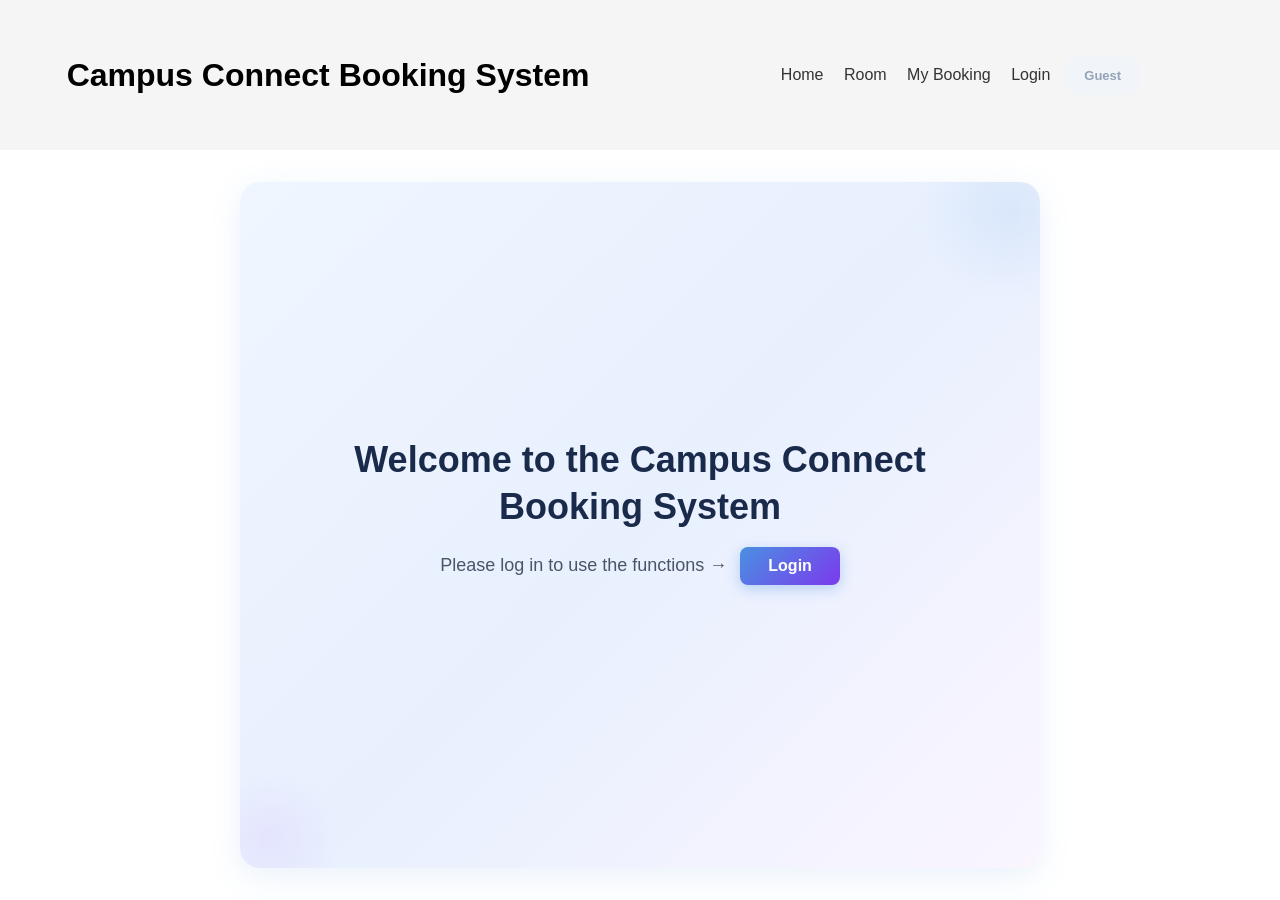
<file: index.html>
<!DOCTYPE html>
<html lang="zh-CN">
    <head>
        <meta charset="UTF-8">
        <title>Campus Connect Booking System</title>
        <link rel="stylesheet" href="style.css">
        <link rel="stylesheet" href="css/index.css">
    </head>
    <body>
        <div id="top_title">
            <div id="top_title_left" class="top_title_left_class">
                <header>
                    <h1>Campus Connect Booking System</h1>
                </header>
            </div>
            <div id="top_title_right" class="top_title_right_class">
                <nav>
                    <a href="index.html">Home</a> <a href="Room.html">Room</a> <a href="My_Booking.html">My Booking</a> <a href="Pending_review_application.html" class="teacher-link" style="display:none">Pending Review</a> <a href="Login.html">Login</a>
                </nav>
                <span id="user_display" class="user-display"></span>
            </div>
        </div>
        <div id="main_mid_page">
            <h1> Welcome to the Campus Connect Booking System </h1>
            <h2>Please log in to use the functions → <a href="Login.html">Login</a></h2>
        </div>
        <script src="JavaScript/log.js"></script>
    </body>
</html>
</file>
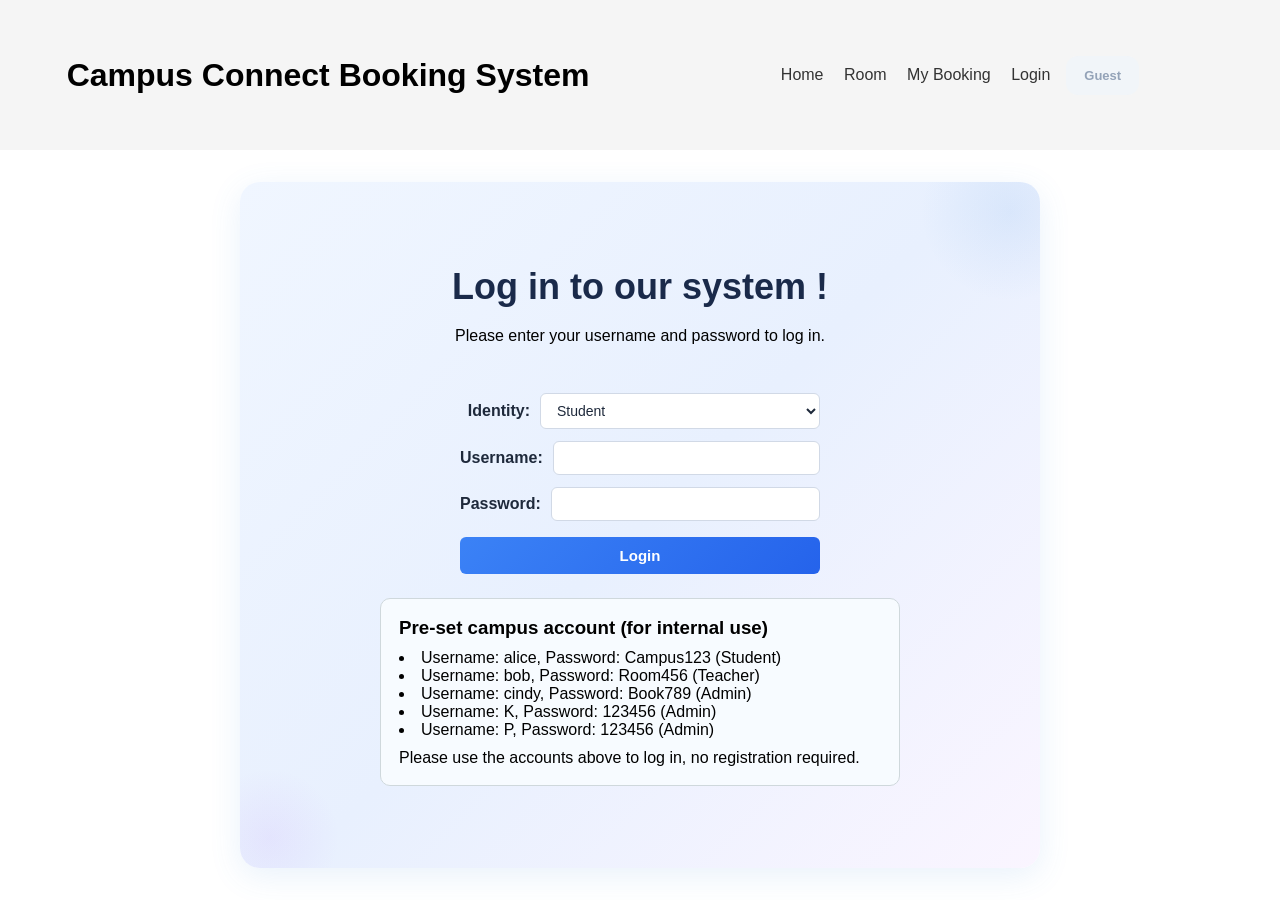
<file: Login.html>
<!DOCTYPE html>
<html lang="zh-CN">
    <head>
        <meta charset="UTF-8">
        <title>Campus Connect Booking System</title>
        <link rel="stylesheet" href="style.css">
        <link rel="stylesheet" href="css/Login.css">
    </head>
    <body>
        <div id="top_title">
            <div id="top_title_left" class="top_title_left_class">
                <header>
                    <h1>Campus Connect Booking System</h1>
                </header>
            </div>
            <div id="top_title_right" class="top_title_right_class">
                <nav>
                    <a href="index.html">Home</a> <a href="Room.html">Room</a> <a href="My_Booking.html">My Booking</a> <a href="Pending_review_application.html" class="teacher-link" style="display:none">Pending Review</a> <a href="Login.html">Login</a>
                </nav>
                <span id="user_display" class="user-display"></span>
            </div>
        </div>
        <div id="main_mid_page">
            <h1> Log in to our system ! </h1>
            <p> Please enter your username and password to log in. </p>
            <div id="login_message" class="login-message"></div>
            <form id="login_form">
                <div class="form-row">
                    <label for="role-select">Identity:</label>
                    <select id="role-select">
                        <option value="Student">Student</option>
                        <option value="Teacher">Teacher</option>
                    </select>
                </div>
                <div class="form-row">
                    <label for="username">Username:</label>
                    <input type="text" id="username" name="username" required>
                </div>
                <div class="form-row">
                    <label for="password">Password:</label>
                    <input type="password" id="password" name="password" required>
                </div>
                <button type="submit">Login</button>
            </form>
            <div id="account_info" class="account-info">
                <h3>Pre-set campus account (for internal use)</h3>
                <ul>
                    <li>Username: alice, Password: Campus123 (Student)</li>
                    <li>Username: bob, Password: Room456 (Teacher)</li>
                    <li>Username: cindy, Password: Book789 (Admin)</li>
                    <li>Username: K, Password: 123456 (Admin)</li>
                    <li>Username: P, Password: 123456 (Admin)</li>
                </ul>
                <p>Please use the accounts above to log in, no registration required.</p>
            </div>
        </div>
    <script src="JavaScript/Login.js"></script>
    <script src="JavaScript/log.js"></script>
</body>
</html>
</file>
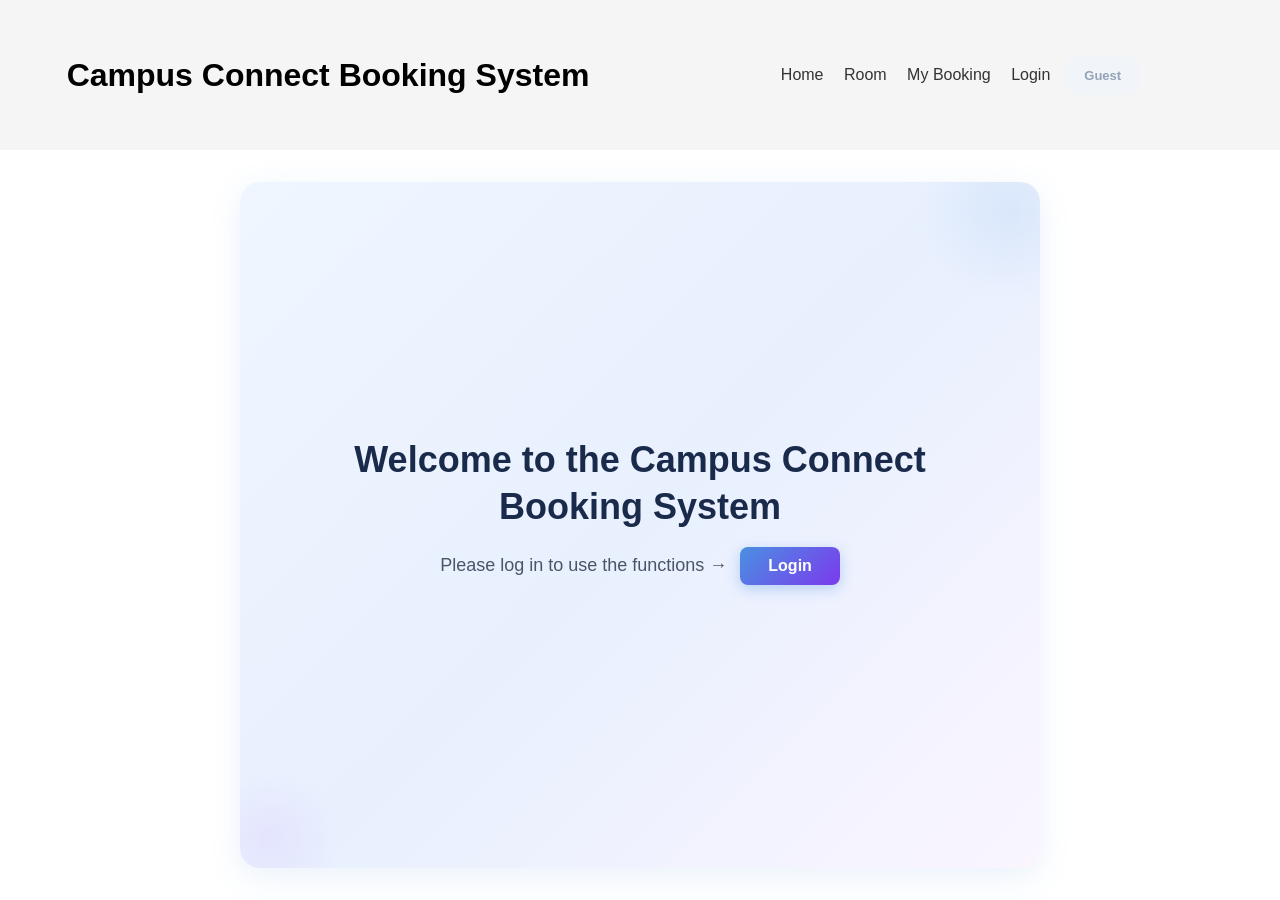
<file: Logout.html>
<!DOCTYPE html>
<html lang="zh-CN">
    <head>
        <meta charset="UTF-8">
        <title>Campus Connect Booking System</title>
        <link rel="stylesheet" href="style.css">
    </head>
    <body>
        <div id="top_title">
            <div id="top_title_left" class="top_title_left_class">
                <header>
                    <h1>Campus Connect Booking System</h1>
                </header>
            </div>
            <div id="top_title_right" class="top_title_right_class">
                <nav>
                    <a href="index.html">Home</a> <a href="Room.html">Room</a> <a href="My_Booking.html">My Booking</a> <a href="Pending_review_application.html" class="teacher-link" style="display:none">Pending Review</a> <a href="Login.html">Login</a>
                </nav>
                <span id="user_display" class="user-display"></span>
            </div>
        </div>
        <div id="main_mid_page">
            <h1>Logging out...</h1>
            <p>Please wait, you will be redirected to the homepage.</p>
        </div>
        <script src="JavaScript/Logout.js"></script>
    </body>
</html>
</file>
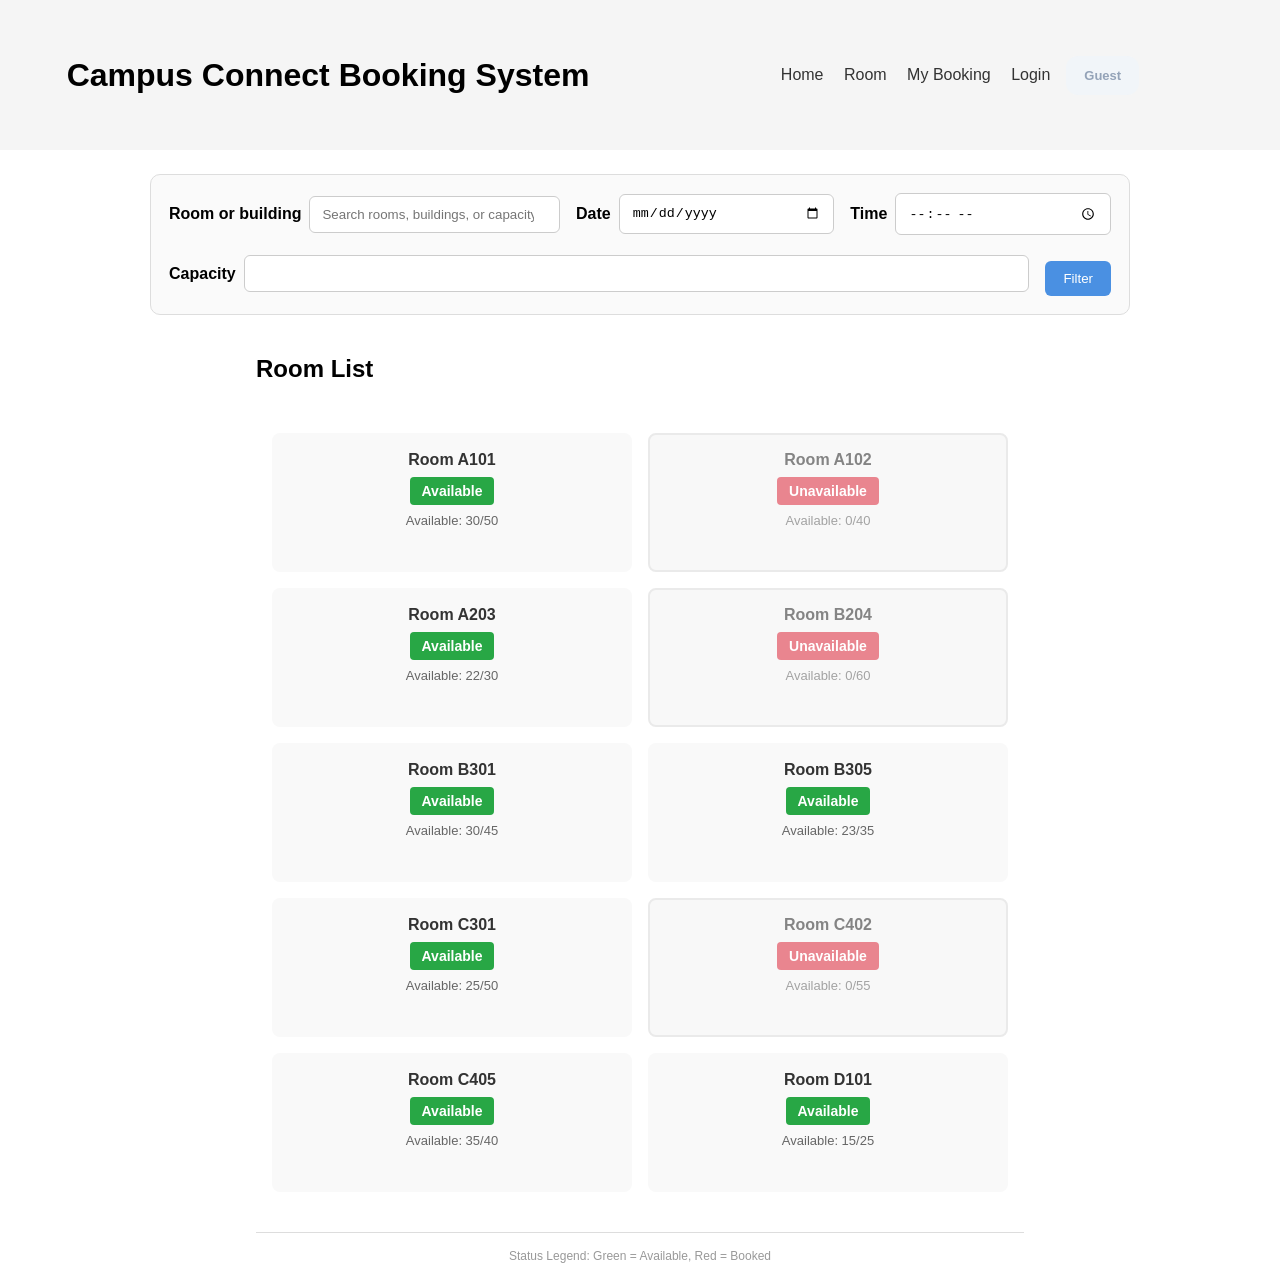
<file: Room.html>
<!DOCTYPE html>
<html lang="zh-CN">
    <head>
        <meta charset="UTF-8">
        <title>Campus Connect Booking System</title>
        <link rel="stylesheet" href="style.css">
        <link rel="stylesheet" href="css/Room.css">
    </head>
    <body>
        <div id="top_title">
            <div id="top_title_left" class="top_title_left_class">
                <header>
                    <h1>Campus Connect Booking System</h1>
                </header>
            </div>
            <div id="top_title_right" class="top_title_right_class">
                <nav>
                    <a href="index.html">Home</a> <a href="Room.html">Room</a> <a href="My_Booking.html">My Booking</a> <a href="Pending_review_application.html" class="teacher-link" style="display:none">Pending Review</a> <a href="Login.html">Login</a>
                </nav>
                <span id="user_display" class="user-display"></span>
            </div>
        </div>
        <div id="Room_main_search_box">
            <div class="search-row">
                <label for="Room_search_input_buildings">Room or building</label>
                <input type="search" id="Room_search_input_buildings" placeholder="Search rooms, buildings, or capacity">
            </div>
            <div class="search-row">
                <label for="Room_search_input_date">Date</label>
                <input type="date" id="Room_search_input_date">
            </div>
            <div class="search-row">
                <label for="Room_search_input_time">Time</label>
                <input type="time" id="Room_search_input_time">
            </div>
            <div class="search-row">
                <label for="Room_search_input_capacity">Capacity</label>
                <input type="number" id="Room_search_input_capacity" min="1">
            </div>
            <div class="search-actions">
                <button id="Room_search_button_filter">Filter</button>
            </div>
        </div>
        <div id="Room_main_mid_page">
            <div id="Room_main_mid_page_title">
                <h2> Room List </h2><br>
            </div>
            <div id="Room_main_mid_page_content">
                <!-- Dynamic loading of room information -->
            </div>
            <div id="Room_main_mid_page_bottom">
                <p> Status Legend: Green = Available, Red = Booked </p>
            </div>
        </div>
        <script src="JavaScript/log.js"></script>
        <script src="JavaScript/room.js"></script>
    </body>
</html>
</file>
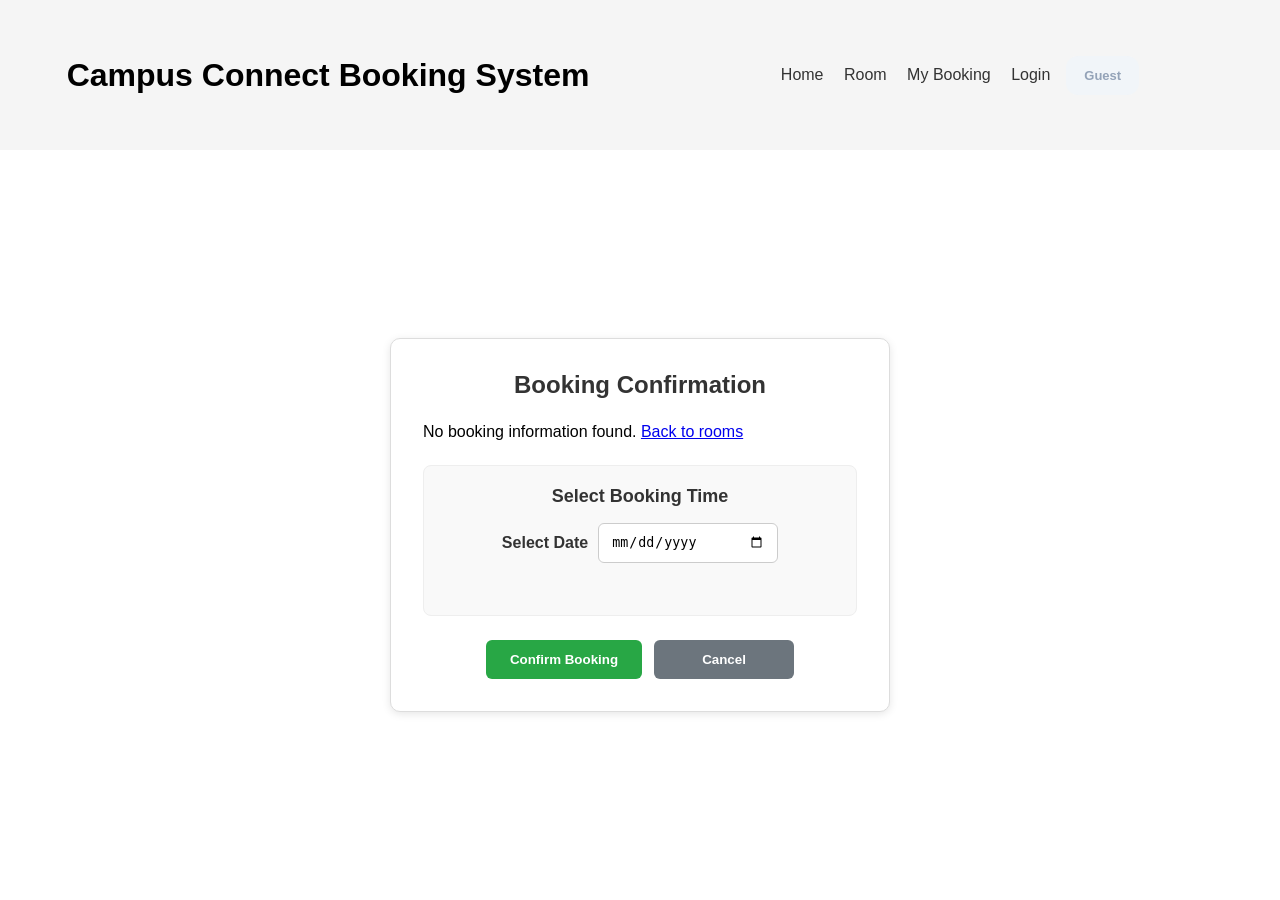
<file: Room_Confirmation.html>
<!DOCTYPE html>
<html lang="zh-CN">
    <head>
        <meta charset="UTF-8">
        <title>Campus Connect Booking System</title>
        <link rel="stylesheet" href="style.css">
        <link rel="stylesheet" href="css/Room_Confirmation.css">
    </head>
    <body>
        <div id="top_title">
            <div id="top_title_left" class="top_title_left_class">
                <header>
                    <h1>Campus Connect Booking System</h1>
                </header>
            </div>
            <div id="top_title_right" class="top_title_right_class">
                <nav>
                    <a href="index.html">Home</a> <a href="Room.html">Room</a> <a href="My_Booking.html">My Booking</a> <a href="Pending_review_application.html" class="teacher-link" style="display:none">Pending Review</a> <a href="Login.html">Login</a>
                </nav>
                <span id="user_display" class="user-display"></span>
            </div>
        </div>
        <div id="confirmation_container">
            <div id="confirmation_content">
                <h2>Booking Confirmation</h2>
                <div id="booking_details" class="booking-details">
                    <!-- Booking details will be loaded here -->
                </div>
                
                <div class="booking-time-section">
                    <h3>Select Booking Time</h3>
                    <div class="date-picker-row">
                        <label for="booking_date">Select Date</label>
                        <input type="date" id="booking_date" />
                    </div>
                    <div id="time_slots_container" class="time-slots-grid">
                        <!-- Time slots will be generated here -->
                    </div>
                    <div id="selected_time_display" class="selected-time-display" style="display:none;">
                        <p>Selected Time: <span id="selected_time_text"></span></p>
                    </div>
                </div>
                
                <div class="confirmation-actions">
                    <button id="confirm_button">Confirm Booking</button>
                    <button id="cancel_button">Cancel</button>
                </div>
            </div>
        </div>
        <script src="JavaScript/log.js"></script>
        <script src="JavaScript/room_confirmation.js"></script>
    </body>
</html>
</file>
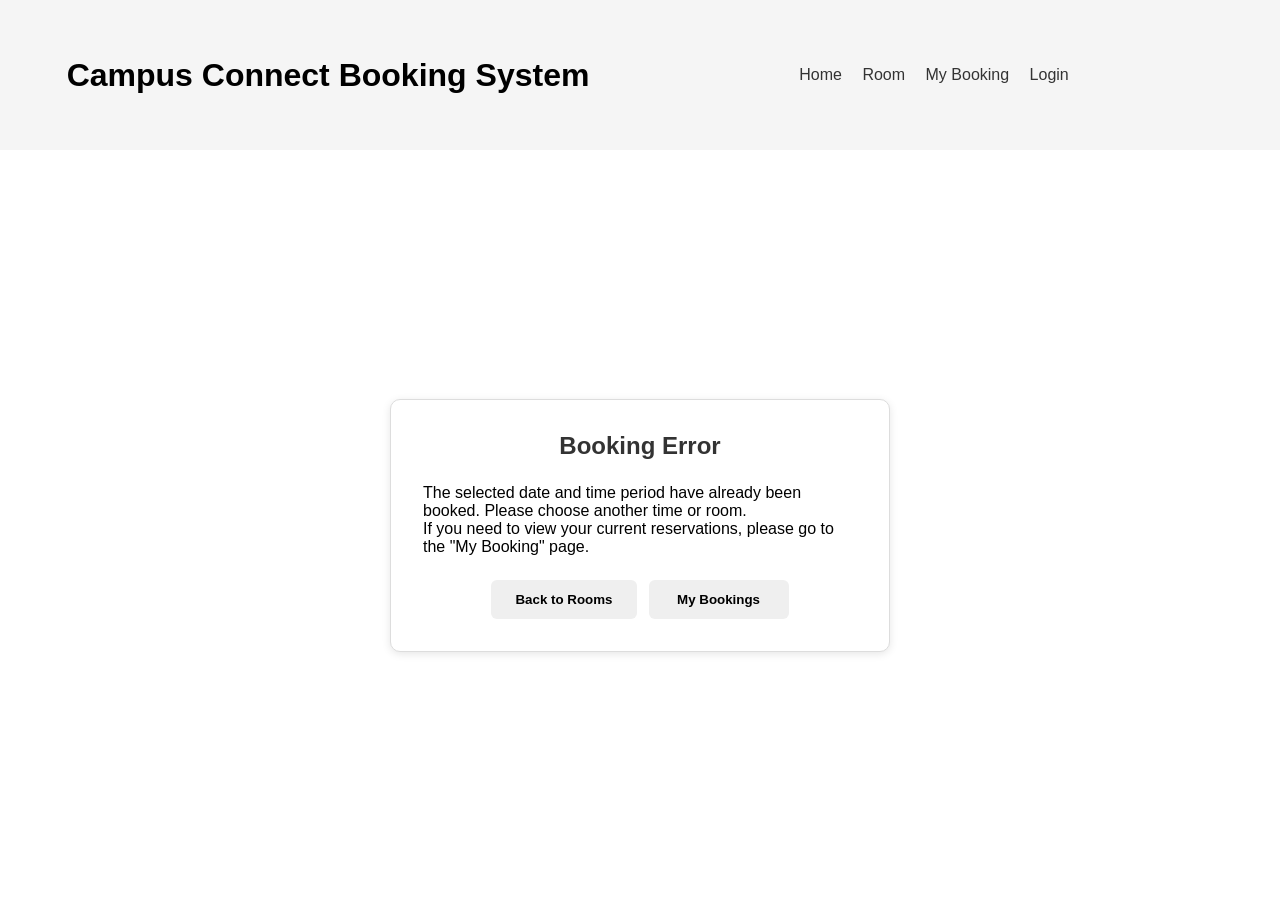
<file: Room_error.html>
<!DOCTYPE html>
<html lang="zh-CN">
    <head>
        <meta charset="UTF-8">
        <title>Booking Error</title>
        <link rel="stylesheet" href="style.css">
    </head>
    <body>
        <div id="top_title">
            <div id="top_title_left" class="top_title_left_class">
                <header>
                    <h1>Campus Connect Booking System</h1>
                </header>
            </div>
            <div id="top_title_right" class="top_title_right_class">
                <nav>
                    <a href="index.html">Home</a> <a href="Room.html">Room</a> <a href="My_Booking.html">My Booking</a> <a href="Pending_review_application.html" class="teacher-link" style="display:none">Pending Review</a> <a href="Login.html">Login</a>
                </nav>
                <span id="user_display" class="user-display"></span>
            </div>
        </div>
        <div id="confirmation_container">
            <div id="confirmation_content">
                <h2>Booking Error</h2>
                <div class="booking-details">
                    <p>The selected date and time period have already been booked. Please choose another time or room.</p>
                    <p>If you need to view your current reservations, please go to the "My Booking" page.</p>
                </div>
                <div class="confirmation-actions">
                    <button onclick="window.location.href='Room.html'">Back to Rooms</button>
                    <button onclick="window.location.href='My_Booking.html'">My Bookings</button>
                </div>
            </div>
        </div>
    </body>
</html>
</file>
<file: style.css>
* {
    box-sizing: border-box;
    margin: 0;
    padding: 0;
}

body {
    font-family: Arial, sans-serif;
    min-height: 100vh;
    display: flex;
    flex-direction: column;
    justify-content: center;
    align-items: center;
    text-align: center;
    align-self: center;
}

#top_title {
    display: flex;
    width: 100%;
    height: 16vh;
    min-height: 150px;
    padding: 16px;
    background-color: #f5f5f5;
    align-items: center;
    justify-content: space-between;
}

#top_title_left {
    flex: 4;
    display: flex;
    align-items: center;
    justify-content: center;
}

#top_title_right {
    flex: 4;
    display: flex;
    align-items: center;
    justify-content: center;
    gap: 16px;
}

#top_title nav a {
    margin-left: 16px;
    text-decoration: none;
    color: #333;
}

.user-display {
    font-size: 13px;
    font-weight: 600;
    padding: 12px 18px;
    border-radius: 12px;
    white-space: nowrap;
}

.user-display.logged-in {
    color: #ffffff;
    background: linear-gradient(135deg, #a2c4fc, #94d4f1);
}

.user-display.guest {
    color: #94a3b8;
    background: #f1f5f9;
}

#main_mid_page {
    flex: 1;
    padding: 60px 40px;
    display: flex;
    flex-direction: column;
    justify-content: center;
    align-items: center;
    text-align: center;
    align-self: center;
    width: min(800px, 100%);
    margin: 32px auto;
    border-radius: 20px;
    background: linear-gradient(135deg, #f0f6ff 0%, #e8f0fe 50%, #faf5ff 100%);
    box-shadow: 0 8px 32px rgba(74, 144, 226, 0.12);
    position: relative;
    overflow: hidden;
}

#main_mid_page::before {
    content: '';
    position: absolute;
    top: -60px;
    right: -60px;
    width: 180px;
    height: 180px;
    border-radius: 50%;
    background: radial-gradient(circle, rgba(74, 144, 226, 0.10) 0%, transparent 70%);
    pointer-events: none;
}

#main_mid_page::after {
    content: '';
    position: absolute;
    bottom: -40px;
    left: -40px;
    width: 140px;
    height: 140px;
    border-radius: 50%;
    background: radial-gradient(circle, rgba(168, 85, 247, 0.08) 0%, transparent 70%);
    pointer-events: none;
}

#main_mid_page h1 {
    font-size: 36px;
    font-weight: 700;
    color: #1a2a4a;
    margin-bottom: 16px;
    position: relative;
    z-index: 1;
    line-height: 1.3;
}

#main_mid_page h2 {
    font-size: 18px;
    font-weight: 400;
    color: #4a5568;
    margin-bottom: 28px;
    position: relative;
    z-index: 1;
}

#confirmation_container {
    flex: 1;
    padding: 32px 16px;
    display: flex;
    flex-direction: column;
    justify-content: center;
    align-items: center;
    text-align: center;
    align-self: center;
    width: 100%;
}

#confirmation_content {
    padding: 32px;
    border-radius: 10px;
    background: #fff;
    border: 1px solid #ddd;
    max-width: 500px;
    width: 100%;
    box-shadow: 0 2px 8px rgba(0, 0, 0, 0.1);
}

#confirmation_content h2 {
    color: #333;
    margin-bottom: 24px;
    font-size: 24px;
}

.booking-details {
    text-align: left;
    margin-bottom: 24px;
}

.confirmation-actions {
    display: flex;
    gap: 12px;
    justify-content: center;
    margin-top: 24px;
}

.confirmation-actions button {
    padding: 12px 24px;
    border: none;
    border-radius: 6px;
    font-weight: 600;
    cursor: pointer;
    transition: all 0.3s ease;
    min-width: 140px;
}

.my-bookings-grid {
    display: flex;
    flex-wrap: wrap;
    gap: 16px;
    margin-top: 24px;
    width: 100%;
    justify-content: center;
}

.my-bookings-grid .booking-card {
    width: 280px;
    flex-shrink: 0;
}

.booking-card {
    padding: 20px;
    border-radius: 10px;
    border: 1px solid #d7dfe8;
    background: #ffffff;
    box-shadow: 0 2px 10px rgba(15, 23, 42, 0.06);
    text-align: left;
}

.booking-card h3 {
    font-size: 18px;
    margin-bottom: 12px;
    color: #1f2937;
}

.booking-card p {
    margin: 8px 0;
    color: #4b5563;
    font-size: 14px;
    line-height: 1.5;
}

.booking-card .booking-time {
    margin-top: 12px;
    font-weight: 700;
    color: #0f4a88;
}

.booking-card .booking-status {
    font-weight: 600;
    color: #f59e0b;
}

.booking-card .booking-status.status-pending {
    color: #f59e0b;
    background: #fffbeb;
    padding: 2px 10px;
    border-radius: 12px;
    display: inline-block;
    font-size: 13px;
}

.no-bookings {
    margin-top: 40px;
    padding: 24px;
    border-radius: 12px;
    background: #f8fafc;
    border: 1px solid #e2e8f0;
    color: #334155;
    max-width: 720px;
    margin-left: auto;
    margin-right: auto;
}

.no-bookings a {
    color: #2563eb;
    text-decoration: none;
}

.no-bookings a:hover {
    text-decoration: underline;
}
</file>
<file: css/index.css>
#main_mid_page h2 a {
    display: inline-block;
    margin-left: 8px;
    padding: 10px 28px;
    background: linear-gradient(135deg, #4a90e2, #7c3aed);
    color: #fff;
    text-decoration: none;
    border-radius: 8px;
    font-weight: 600;
    font-size: 16px;
    transition: all 0.3s ease;
    box-shadow: 0 4px 14px rgba(74, 144, 226, 0.35);
}

#main_mid_page h2 a:hover {
    transform: translateY(-2px);
    box-shadow: 0 6px 20px rgba(74, 144, 226, 0.45);
    background: linear-gradient(135deg, #3b78c8, #6d28d9);
}
</file>
<file: css/Login.css>
.login-message {
    margin: 12px 0;
    min-height: 24px;
    font-weight: 600;
}

.login-message.success {
    color: #1a7f37;
}

.login-message.error {
    color: #b72f2f;
}

#login_form {
    display: flex;
    flex-direction: column;
    align-items: center;
    gap: 12px;
    width: 100%;
    max-width: 360px;
}

.form-row {
    display: flex;
    align-items: center;
    gap: 10px;
    width: 100%;
}

.form-row label {
    font-weight: 600;
    color: #1e293b;
    white-space: nowrap;
    min-width: 70px;
    text-align: right;
}

.form-row input,
.form-row select {
    flex: 1;
    padding: 8px 12px;
    border: 1px solid #d1d9e6;
    border-radius: 6px;
    background: #ffffff;
    font-size: 14px;
    color: #1e293b;
    outline: none;
    transition: border-color 0.2s ease;
}

.form-row input:focus,
.form-row select:focus {
    border-color: #3b82f6;
}

.form-row select {
    cursor: pointer;
}

#login_form button[type="submit"] {
    margin-top: 4px;
    padding: 10px 32px;
    border: none;
    border-radius: 6px;
    background: linear-gradient(135deg, #3b82f6, #2563eb);
    color: #fff;
    font-weight: 600;
    font-size: 15px;
    cursor: pointer;
    transition: all 0.2s ease;
    width: 100%;
}

#login_form button[type="submit"]:hover {
    background: linear-gradient(135deg, #2563eb, #1d4ed8);
}

.account-info {
    margin-top: 24px;
    padding: 18px;
    border-radius: 10px;
    border: 1px solid #cfd8dc;
    background: #f7fbff;
    text-align: left;
    width: 100%;
    max-width: 520px;
}

.account-info h3 {
    margin-bottom: 10px;
}

.account-info ul {
    list-style: disc inside;
    margin-bottom: 10px;
}
</file>
<file: css/Room.css>
#Room_main_search_box {
    max-width: 980px;
    margin: 24px auto;
    padding: 18px;
    border: 1px solid #ddd;
    border-radius: 10px;
    background: #fafafa;
    display: flex;
    flex-wrap: wrap;
    align-items: center;
    justify-content: space-between;
    gap: 16px;
}

#Room_main_search_box .search-row {
    display: flex;
    align-items: center;
    gap: 8px;
    min-width: 220px;
    flex: 1 1 auto;
}

#Room_main_search_box .search-row label {
    white-space: nowrap;
    font-weight: 600;
}

#Room_main_search_box .search-row input {
    flex: 1;
    min-width: 160px;
    padding: 10px 12px;
    border: 1px solid #ccc;
    border-radius: 6px;
}

#Room_main_search_box .search-actions {
    display: flex;
    justify-content: flex-end;
    margin-top: 0;
    flex: 0 0 auto;
}

#Room_main_search_box button {
    padding: 10px 18px;
    border: none;
    border-radius: 6px;
    background: #4a90e2;
    color: #fff;
    cursor: pointer;
}

#Room_main_search_box button:hover {
    background: #3b78c8;
}

#Room_main_mid_page {
    flex: 1;
    padding: 16px;
    display: flex;
    flex-direction: column;
    justify-content: flex-start;
    align-items: center;
    text-align: center;
    align-self: center;
    width: min(800px, 100%);
}

#Room_main_mid_page_title {
    width: 100%;
    text-align: left;
    margin-bottom: 16px;
}

#Room_main_mid_page_content {
    flex: 1;
    padding: 16px;
    display: flex;
    flex-direction: column;
    justify-content: flex-start;
    align-items: center;
    text-align: center;
    align-self: center;
    width: min(800px, 100%);
}

#Room_main_search_box .search-actions {
    display: flex;
    justify-content: flex-end;
    margin-top: 10px;
}

.rooms-grid {
    display: grid;
    grid-template-columns: repeat(auto-fill, minmax(240px, 1fr));
    gap: 16px;
    width: 100%;
    max-width: 800px;
    margin: 0 auto;
}

.room-card {
    padding: 16px;
    border-radius: 8px;
    background: #f9f9f9;
    border: 2px solid transparent;
    transition: all 0.3s ease;
    text-align: center;
    cursor: default;
}

.room-card:not(.disabled) {
    cursor: pointer;
}

.room-card:not(.disabled):hover {
    border: 2px solid #4a90e2;
    background: #f0f6ff;
    box-shadow: 0 4px 12px rgba(74, 144, 226, 0.2);
    transform: translateY(-2px);
}

.room-card.disabled {
    opacity: 0.6;
    background: #f5f5f5;
    border: 2px solid #ddd;
}

.room-name {
    font-size: 16px;
    font-weight: 600;
    margin-bottom: 8px;
    color: #333;
}

.room-status {
    font-size: 14px;
    margin-bottom: 8px;
    font-weight: 600;
    padding: 6px 12px;
    border-radius: 4px;
    display: inline-block;
}

.room-status.available {
    color: #fff;
    background: #28a745;
}

.room-status.unavailable {
    color: #fff;
    background: #dc3545;
}

.room-seats {
    font-size: 13px;
    color: #666;
    margin-bottom: 12px;
}

.room-action {
    font-size: 12px;
    color: #4a90e2;
    font-weight: 600;
    margin-top: 8px;
    opacity: 0;
    transition: opacity 0.3s ease;
}

.room-card:not(.disabled):hover .room-action {
    opacity: 1;
}

#Room_main_mid_page_bottom {
    margin-top: 24px;
    padding-top: 16px;
    border-top: 1px solid #ddd;
    font-size: 12px;
    color: #999;
    width: 100%;
}
</file>
<file: css/Room_Confirmation.css>
.detail-row {
    display: flex;
    justify-content: space-between;
    align-items: center;
    padding: 12px 0;
    border-bottom: 1px solid #eee;
}

.detail-row:last-child {
    border-bottom: none;
}

.detail-row label {
    font-weight: 600;
    color: #555;
    min-width: 150px;
}

.detail-row span {
    color: #333;
    text-align: right;
}

#confirm_button {
    background: #28a745;
    color: #fff;
}

#confirm_button:hover {
    background: #218838;
}

#cancel_button {
    background: #6c757d;
    color: #fff;
}

#cancel_button:hover {
    background: #5a6268;
}

.booking-time-section {
    text-align: left;
    margin-bottom: 24px;
    padding: 20px;
    background: #f9f9f9;
    border-radius: 8px;
    border: 1px solid #eee;
}

.booking-time-section h3 {
    color: #333;
    font-size: 18px;
    margin-bottom: 16px;
    text-align: center;
}

.date-picker-row {
    display: flex;
    flex-wrap: wrap;
    justify-content: center;
    align-items: center;
    gap: 10px;
    margin-bottom: 16px;
}

.date-picker-row label {
    font-weight: 600;
    color: #333;
}

.date-picker-row input[type="date"] {
    padding: 10px 12px;
    border: 1px solid #ccc;
    border-radius: 6px;
    background: #fff;
    min-width: 180px;
}

.time-slots-grid {
    display: grid;
    grid-template-columns: repeat(auto-fill, minmax(100px, 1fr));
    gap: 10px;
    margin-bottom: 16px;
}

.time-slot-card {
    padding: 12px;
    border: 2px solid #ddd;
    border-radius: 6px;
    background: #fff;
    cursor: pointer;
    transition: all 0.3s ease;
    text-align: center;
    user-select: none;
}

.time-slot-card:hover {
    border-color: #4a90e2;
    background: #f0f6ff;
    box-shadow: 0 2px 6px rgba(74, 144, 226, 0.15);
    transform: translateY(-2px);
}

.time-slot-card.selected {
    border-color: #28a745;
    background: #d4edda;
    font-weight: 600;
    color: #155724;
    box-shadow: 0 2px 8px rgba(40, 167, 69, 0.25);
}

.time-slot-text {
    font-size: 14px;
    font-weight: 600;
}

.selected-time-display {
    padding: 12px;
    background: #e8f5e9;
    border: 1px solid #4caf50;
    border-radius: 6px;
    text-align: center;
    color: #2e7d32;
    font-weight: 600;
}

.selected-time-display p {
    margin: 0;
}

#selected_time_text {
    color: #1b5e20;
    font-weight: 700;
}
</file>
